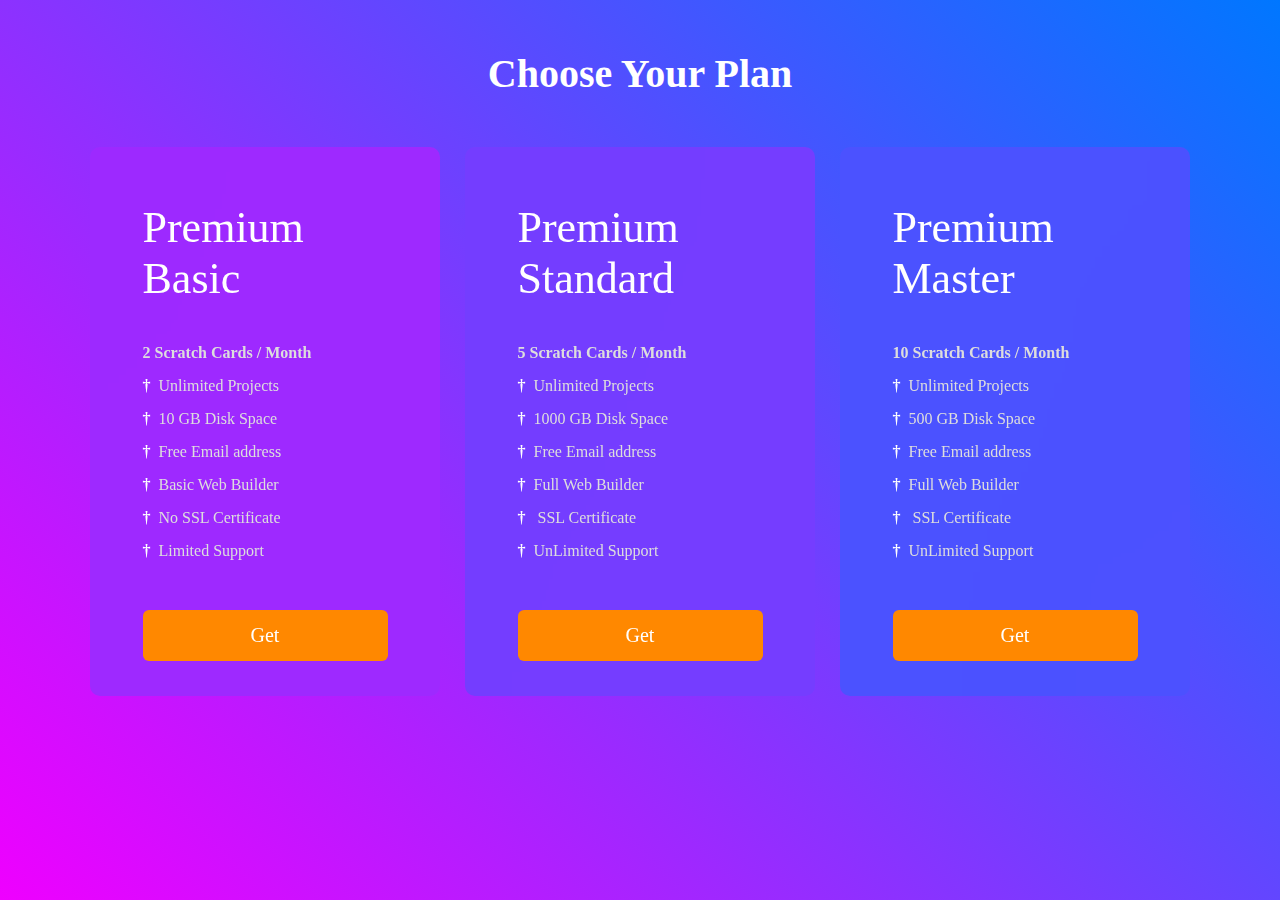
<file: Premium/index.html>
<!DOCTYPE html>
<html lang="en">
<head>
    <meta charset="UTF-8">
    <meta http-equiv="X-UA-Compatible" content="IE=edge">
    <meta name="viewport" content="width=device-width, initial-scale=1.0">
    <link rel="stylesheet" href="style.css">
    <link rel="stylesheet" href="css/all.css">
    <title>Choose Plan - Scratch 3</title>
    <link rel="shortcut icon" href="https://scratch.mit.edu/svgs/intro/join.svg">
</head>
<body>
    <div class="container">
        <h1>Choose Your Plan</h1>
        <div class="Price-row">
            <div class="price-col" data-tilt>
                <h3>Premium Basic</h3>
                <ul>
                    <h4>2 Scratch Cards <span>/ Month</span></h4>
                    <li>Unlimited Projects</li>
                    <li>10 GB Disk Space</li>
                    <li>Free Email address</li>
                    <li>Basic Web Builder</li>
                    <li>No SSL Certificate</li>
                    <li>Limited Support</li>
                </ul>
                <button>Get</button>
            </div>
            <div class="price-col" data-tilt>
                <h3>Premium Standard</h3>
                <ul>
                    <h4>5 Scratch Cards <span>/ Month</span></h4>
                    <li>Unlimited Projects</li>
                    <li>1000 GB Disk Space</li>
                    <li>Free Email address</li>
                    <li>Full Web Builder</li>
                    <li> SSL Certificate</li>
                    <li>UnLimited Support</li>
                </ul>
                <button>Get</button>
            </div>
            <div class="price-col" data-tilt>
                <h3>Premium Master</h3>
                <ul>
                    <h4>10 Scratch Cards <span>/ Month</span></h4>
                    <li>Unlimited Projects</li>
                    <li>500 GB Disk Space</li>
                    <li>Free Email address</li>
                    <li>Full Web Builder</li>
                    <li> SSL Certificate</li>
                    <li>UnLimited Support</li>
                </ul>
                <a href="http://localhost:4173/" download><button>Get</button></a>
            </div>
        </div>
    </div>
    <script src="vanilla-tilt.js"></script>
</body>
</html>
</file>
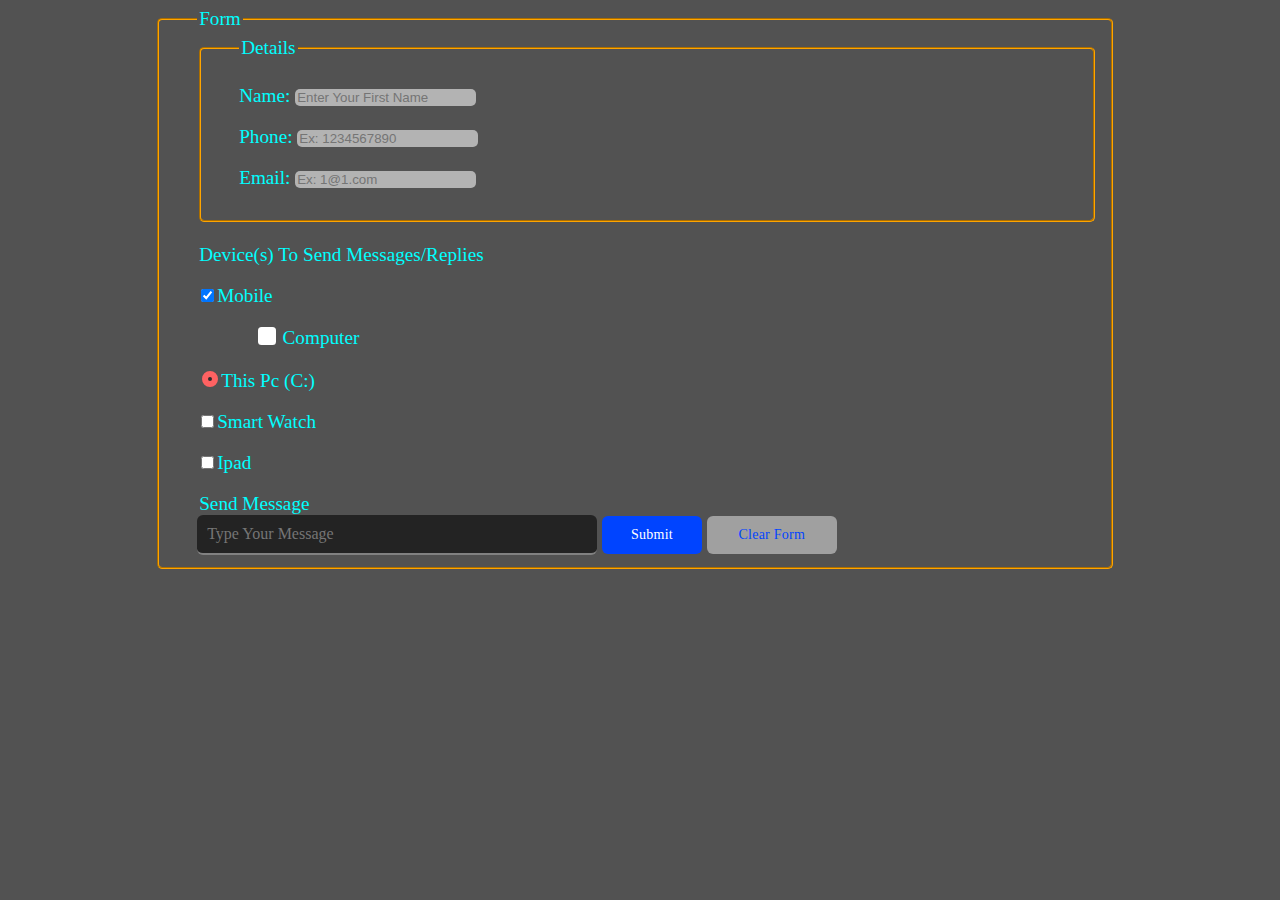
<file: Scratch 3 form.html>
<!DOCTYPE html>
<html lang="en">

<head>
  <meta charset="UTF-8" />
  <meta http-equiv="X-UA-Compatible" content="IE=edge" />
  <meta name="viewport" content="width=device-width, initial-scale=1.0" />
  <title>Reach Us - Scratch 3</title>
  <link rel="preconnect" href="https://fonts.googleapis.com">
  <link rel="preconnect" href="https://fonts.gstatic.com" crossorigin>
  <link href="https://fonts.googleapis.com/css2?family=Nunito:wght@200&display=swap" rel="stylesheet">
  <link rel="stylesheet" href="https://cdnjs.cloudflare.com/ajax/libs/font-awesome/6.1.1/css/all.min.css" />
  <!-- Google Fonts -->
  <link href="https://fonts.googleapis.com/css2?family=Poppins&display=swap" rel="stylesheet" />
  <link rel="shortcut icon" type="image" href="F:\Data\Kalpesh\Desktop\Kartik\VS Code Projects\google-forms.png">
  <style>
    body {
      background-color: #525252;
      font-family: Comic Sans MS;
      font-size: larger;
      align-items: center;
      justify-content: center;
      width: 75%;
      padding: 0 5% 0 11.5%;
    }

    body::-webkit-scrollbar {
      width: 0.90rem;
    }

    body::-webkit-scrollbar-track {
      background: #525252;
    }

    body::-webkit-scrollbar-thumb {
      background: #434343;
      border-radius: 100px;
    }

    .submitbtn {
      border-radius: 6px;
      border: 0;
      background-color: rgb(0 68 255);
      display: inline-block;
      font-family: Comic Sans MS;
      font-size: 14px;
      font-weight: bold;
      text-decoration: none;
      font-weight: 500;
      letter-spacing: 0.25px;
      color: #fff;
      cursor: pointer;
      line-height: 36px;
      text-transform: none;
      width: 100px;
      outline: none;
      overflow: hidden;
      position: relative;
      z-index: 0;
    }

    .resetbtn {
      border-radius: 6px;
      border: none;
      color: rgb(0, 68, 255);
      cursor: pointer;
      display: inline-block;
      font-family: Comic Sans MS;
      font-size: 14px;
      font-weight: 500;
      letter-spacing: 0.25px;
      line-height: 36px;
      text-decoration: none;
      text-transform: none;
      width: 130px;
      outline: none;
      overflow: hidden;
      position: relative;
      text-align: center;
      z-index: 0;
      /* margin-right: 14px; */
      background: rgb(160, 160, 160);
    }

    .text {
      border-radius: 5px;
      border: none;
      background-color: #b3b3b3;
    }

    .text-area {
      border-radius: 5px;
      border: none;
      background-color: gray;
    }

    textarea:focus {
      border: none;
    }

    fieldset {
      color: aqua;
      border-color: #ffa500;
      border-radius: 5px;
      padding-left:  38px;
    }

    .container {
      background-color: #ffffff;
      margin-top: 400px;
      margin-left: 500px;
      width: 90vmin;
      padding: 50px 30px;
      bottom: 0px;
      /* position: absolute; */
      transform: translate(-50%, -50%);
      /* left: 100px;
      top: 100px; */
      right: none;
      border-radius: 10px;
      box-shadow: 0 25px 50px rgba(7, 20, 35, 0.2);
      position: static;
    }

    .options {
      display: flex;
      flex-wrap: wrap;
      align-items: center;
      gap: 15px;
    }

    button.form {
      height: 28px;
      width: 28px;
      display: grid;
      place-items: center;
      border-radius: 3px;
      border: none;
      background-color: #ffffff;
      outline: none;
      color: #020929;
    }

    select {
      padding: 7px;
      border: 1px solid #020929;
      border-radius: 3px;
    }

    .options label,
    .options select {
      font-family: "Poppins", sans-serif;
    }

    .input-wrapper {
      display: flex;
      align-items: center;
      gap: 8px;
    }

    input[type="color"] {
      -webkit-appearance: none;
      -moz-appearance: none;
      appearance: none;
      background-color: transparent;
      width: 40px;
      height: 28px;
      border: none;
      cursor: pointer;
    }

    input[type="color"]::-webkit-color-swatch {
      border-radius: 15px;
      box-shadow: 0 0 0 2px #ffffff, 0 0 0 3px #020929;
    }

    input[type="color"]::-moz-color-swatch {
      border-radius: 15px;
      box-shadow: 0 0 0 2px #ffffff, 0 0 0 3px #020929;
    }

    #text-input {
      margin-top: 10px;
      border: 1px solid #dddddd;
      padding: 20px;
      height: 50vh;
    }

    .active {
      background-color: #e0e9ff;
    }

    .msg {
      border-radius: 150px;
      margin-bottom: 10px;
      padding: 10px;
      border: none;
      transition: 100ms ease;
      margin-top: 8px;
      margin-left: 8px;
      width: 100%;
      background: #ffa500;
    }

    .msg:focus {
      /* border: 3px solid #ffa500; */
      outline: none;
      /* margin-bottom: 8px; */
    }

    .msgsend {
      display: flex;
      background: linear-gradient(90deg, #ef00ff 0.00%, #0077ff 100.00%);
      width: 33.9%;
      border-radius: 40px;
    }

    :root {
      --uc: #ed9a00;
    }

    #Text {
      width: 400px;
      height: 40px;
      border-radius: 6px;
      background: #161616c6;
      border-bottom: 2.1px solid #9d9d9dc6;
      border-left: none;
      border-right: none;
      border-top: none;
      font-size: 1rem;
      padding-left: 10px;
      color: white;
      font-family: Comic Sans MS;
    }

    #Text:focus {
      border: none;
      border-bottom: 2.3px solid var(--uc);
      outline: none;
    }
    input[type=radio]{
      border-radius: 40px;
      appearance: none;
      width: 16px;
      height: 16px;
      background-color: #2d2d2d;
      border:none;
      transition: 100ms ease;
      transition: border .13s
       ease-in-out,box-shadow .13s 
       ease-in-out;
    }

    input[type=radio]:checked{
      background-color: #2d2d2d;
      transition: 100ms ease;
      border: 6.1px solid #ff6262;
    }
    
    input[type=radio]:hover + input[type=checkbox]:checked{
      border: 2.2px solid #ff6262;
    }

    .checkboxContainer input {
      display: none;
    }

    .checkboxContainer {
      display: inline-block;
      padding-left: 45px;
      position: relative;
      cursor: pointer;
      font-family: Sniglet;
    }

    span.checkbox{
      margin-left: 20px;
    }

    .checkboxContainer .checkbox{
      display: inline-block;
      width: 18px;
      height: 18px;
      background: #fff;
      position: absolute;
      top: 0;
      left: 0;
      border: #000;
      border-radius: 3.5px;
    }
  </style>
</head>
<body>
  <article id="contact">
    <form>
      <fieldset>
        <legend>Form</legend>
        <fieldset>
          <legend>Details</legend>
          <p>
            <label for="firstName">Name:</label>
            <input type="text" name="firstName" id="firstName" placeholder="Enter Your First Name" autocomplete="on"
              class="text" required />
          </p>
          <p>
            <label for="phone">Phone:</label>
            <input type="tel" name="phone" id="phone" placeholder="Ex: 1234567890" autocomplete="on"
              pattern="[0-9]{3}[0-9]{3}[0-9]{4}" class="text" required />
          </p>
          <p>
            <label for="email">Email:</label>
            <input type="email" name="email" id="email" placeholder="Ex: 1@1.com" class="text" required>
          </p>
          <!-- <p>
            <label for="decade">Decade:</label>
            <input type="number" name="decade" id="decade" min="1000" max="10000" step="10" value="2020" class="text" />
          </p> -->
        </fieldset>
        <br>
        <!-- <fieldset>
            <legend>What is your favorite food?</legend>
            <p>
              <input type="radio" name="food" id="pizza" value="pizza" />
              <label for="pizza">Pizza</label>
            </p>
            <p>
              <input type="radio" name="food" id="tacos" value="tacos" />
              <label for="tacos">Tacos</label>
            </p>
            <p>
              <input type="radio" name="food" id="burger" value="burger" />
              <label for="burger">Burger</label>
            </p>
            <p>
              <input type="radio" name="food" id="other" value="other" />
              <label for="other">Other</label>
            </p>
          </fieldset>
          <br />
          <fieldset> -->
        <legend>Device(s) To Send Messages/Replies</legend>
        <!-- css checkbox -->
        <p>
          <input type="checkbox" id="Mobile" class="input" checked />Mobile<br />
        </p>
        <p>
          <legend>
            &nbsp;&nbsp;&nbsp;&nbsp;&nbsp;&nbsp;&nbsp;
            <label class="checkboxContainer">Computer 
              <input type="checkbox" id="Computer" class="input" checked onclick="isCheckedComp()" />
              <span class="checkbox"></span>
          </label>
            <summary>
              <input type="radio" id="Mobile" class="input" checked />This Pc (C:)
            </summary>
          </legend>
        </p>
        <p>
          <input type="checkbox" id="SmartWatch" class="input" />Smart Watch<br />
        </p>
        <p><input type="checkbox" id="Ipad" class="input" column="0" />Ipad<br /></p>
        <legend>Send Message</legend>
        <input type="search" id="Text" placeholder="Type Your Message">
        <!-- <div class="inputBox">
          <input type="text" required>
          <span>Username</span>
          <i></i>
        </div> -->
        <button type="submit" class="submitbtn">Submit</button></div>
        <button type="reset" class="resetbtn">Clear Form</button>
      </fieldset>
      <br />
      </fieldset>
      </fieldset>
    </form>
  </article>
</body>
</html>
</file>
<file: Premium/style.css>
*{
    margin: 0;
    padding: 0;
    box-sizing: border-box;
    font-family: Sniglet;
}
.container{
    width: 100%;
    min-height: 100vh;
    background: linear-gradient(45deg, #ef00ff, #0077ff);

}
.container h1{
    color: #fff;
    font-size: 40px;
    padding: 50px 0;
    text-align: center;
}
.Price-row{
    width: 90%;
    max-width: 1100px;
    margin: auto;
    display: grid;
    grid-template-columns: repeat(auto-fit, minmax(250px,1fr));
    grid-gap: 25px;
}
.price-col{
    background: none;
    padding: 10% 15%;
    border-radius: 10px;
    color: #fff;
    font-family: Comic Sans MS;
    backdrop-filter: blur(500px);
}
/* .price-col h4{
    font-size: 52px;

} */
.price-col h3{
    font-size: 44px;
    margin: 20px 0 40px;
    font-weight: 500;

}
.price-col h3 span{
    font-size: 20px;
    color: aqua;
}
.price-col ul{
    text-align: left;
    cursor: pointer;
    margin: 20px 0;
    color: #ddd;
    list-style: none;

}
.price-col ul li{
    margin: 15px 0;
}
.price-col ul li::before{
    content: '\2020';
    color: #fff;
    font-weight: bold;
    margin-right: 8px;

}
.price-col button{
    width: 100%;
    padding: 14px 0;
    background: #ff8800;
    border-radius: 6px;
    margin-top: 30px;
    cursor: pointer;
    color: #fff;
    font-size: 20px;
    border: none;
    transition: background 600ms ;
}
.price-col button:hover{
    background: #11ca00;
    transition: background 600ms ;
}
</file>
